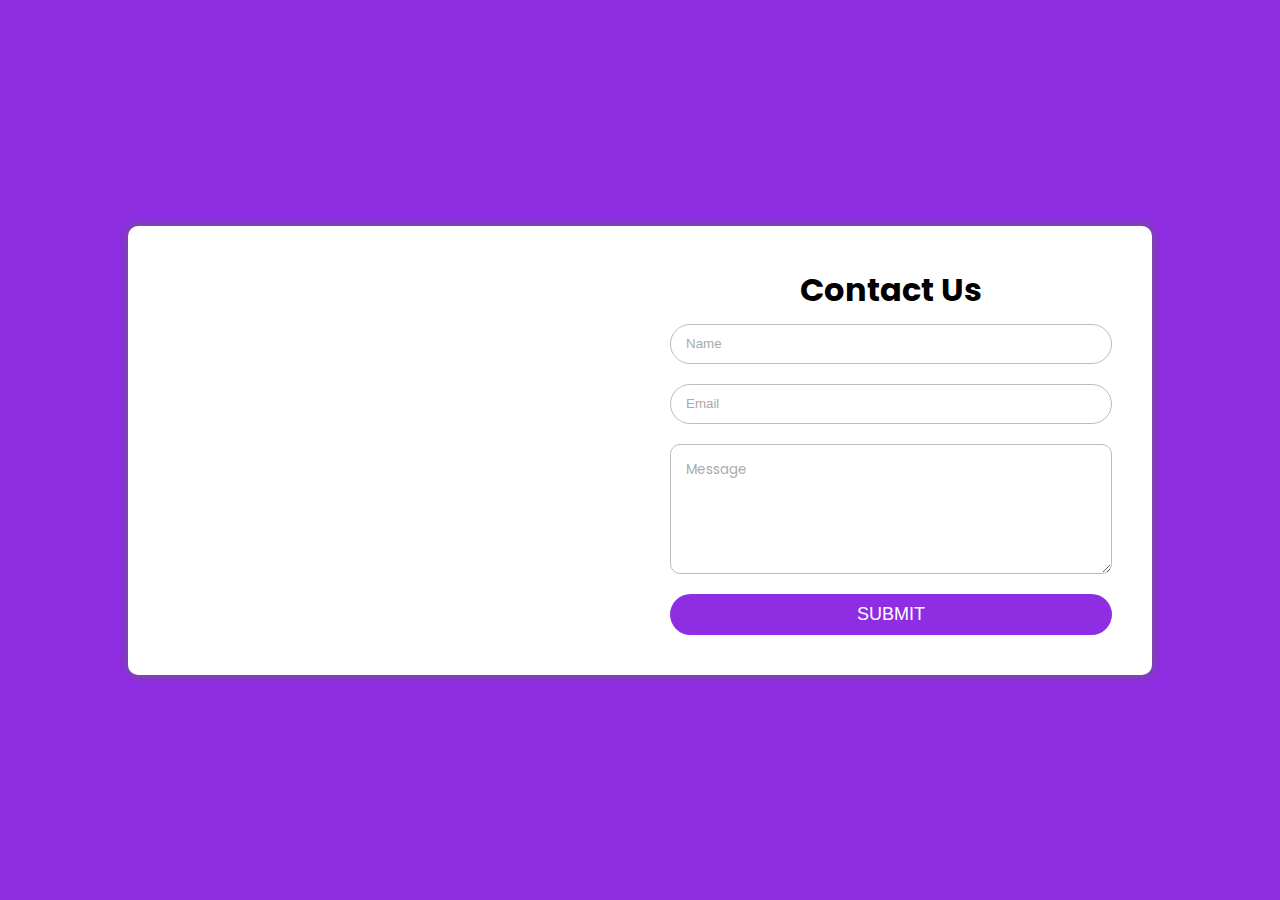
<file: ISOI UPDATE/reach.html>
<!DOCTYPE html PUBLIC "-//W3C//DTD XHTML 1.0 Transitional//EN" "http://www.w3.org/TR/xhtml1/DTD/xhtml1-transitional.dtd">
<html xmlns="http://www.w3.org/1999/xhtml">
	<head>
		<meta http-equiv="Content-Type" content="text/html; charset=utf-8" />
		<meta name="viewport" content="width=device-width, initial-scale=1, minimum-scale=1, maximum-scale=1, user-scalable=no">
		<title>CSS Responsive Contact Form With Google Map</title>
		<link href="style.css" rel="stylesheet" type="text/css" />
		<link href="https://fonts.googleapis.com/css2?family=Poppins:ital,wght@0,100;0,200;0,300;0,400;0,500;0,600;0,700;0,800;0,900;1,100;1,200;1,300;1,400;1,500;1,600;1,700;1,800;1,900&display=swap" rel="stylesheet">
	</head>
	<body>
		<div class="contact-in">
			<div class="contact-map">
				<iframe src="https://www.google.com/maps/embed?pb=!1m18!1m12!1m3!1d3888.001614710969!2d79.15722781417915!3d12.97174821838631!2m3!1f0!2f0!3f0!3m2!1i1024!2i768!4f13.1!3m3!1m2!1s0x3bad479f0ccbe067%3A0xfef222e5f36ecdeb!2sVellore%20Institute%20of%20Technology!5e0!3m2!1sen!2sin!4v1625733023642!5m2!1sen!2sin" width="100%" height="auto" frameborder="0" style="border:0;" allowfullscreen="" aria-hidden="false" tabindex="0"></iframe>
			</div>
			<div class="contact-form">
				<h1>Contact Us</h1>
				<form action="https://formspree.io/f/mrgraarr" method="POST">
					<input type="text" placeholder="Name" class="contact-form-txt" />
					<input type="text" placeholder="Email" class="contact-form-txt" />
					<textarea placeholder="Message" class="contact-form-textarea"></textarea>
					<input type="submit" name="Submit" class="contact-form-btn" />
				</form>
			</div>
		</div>
	</body>
</html>
</file>
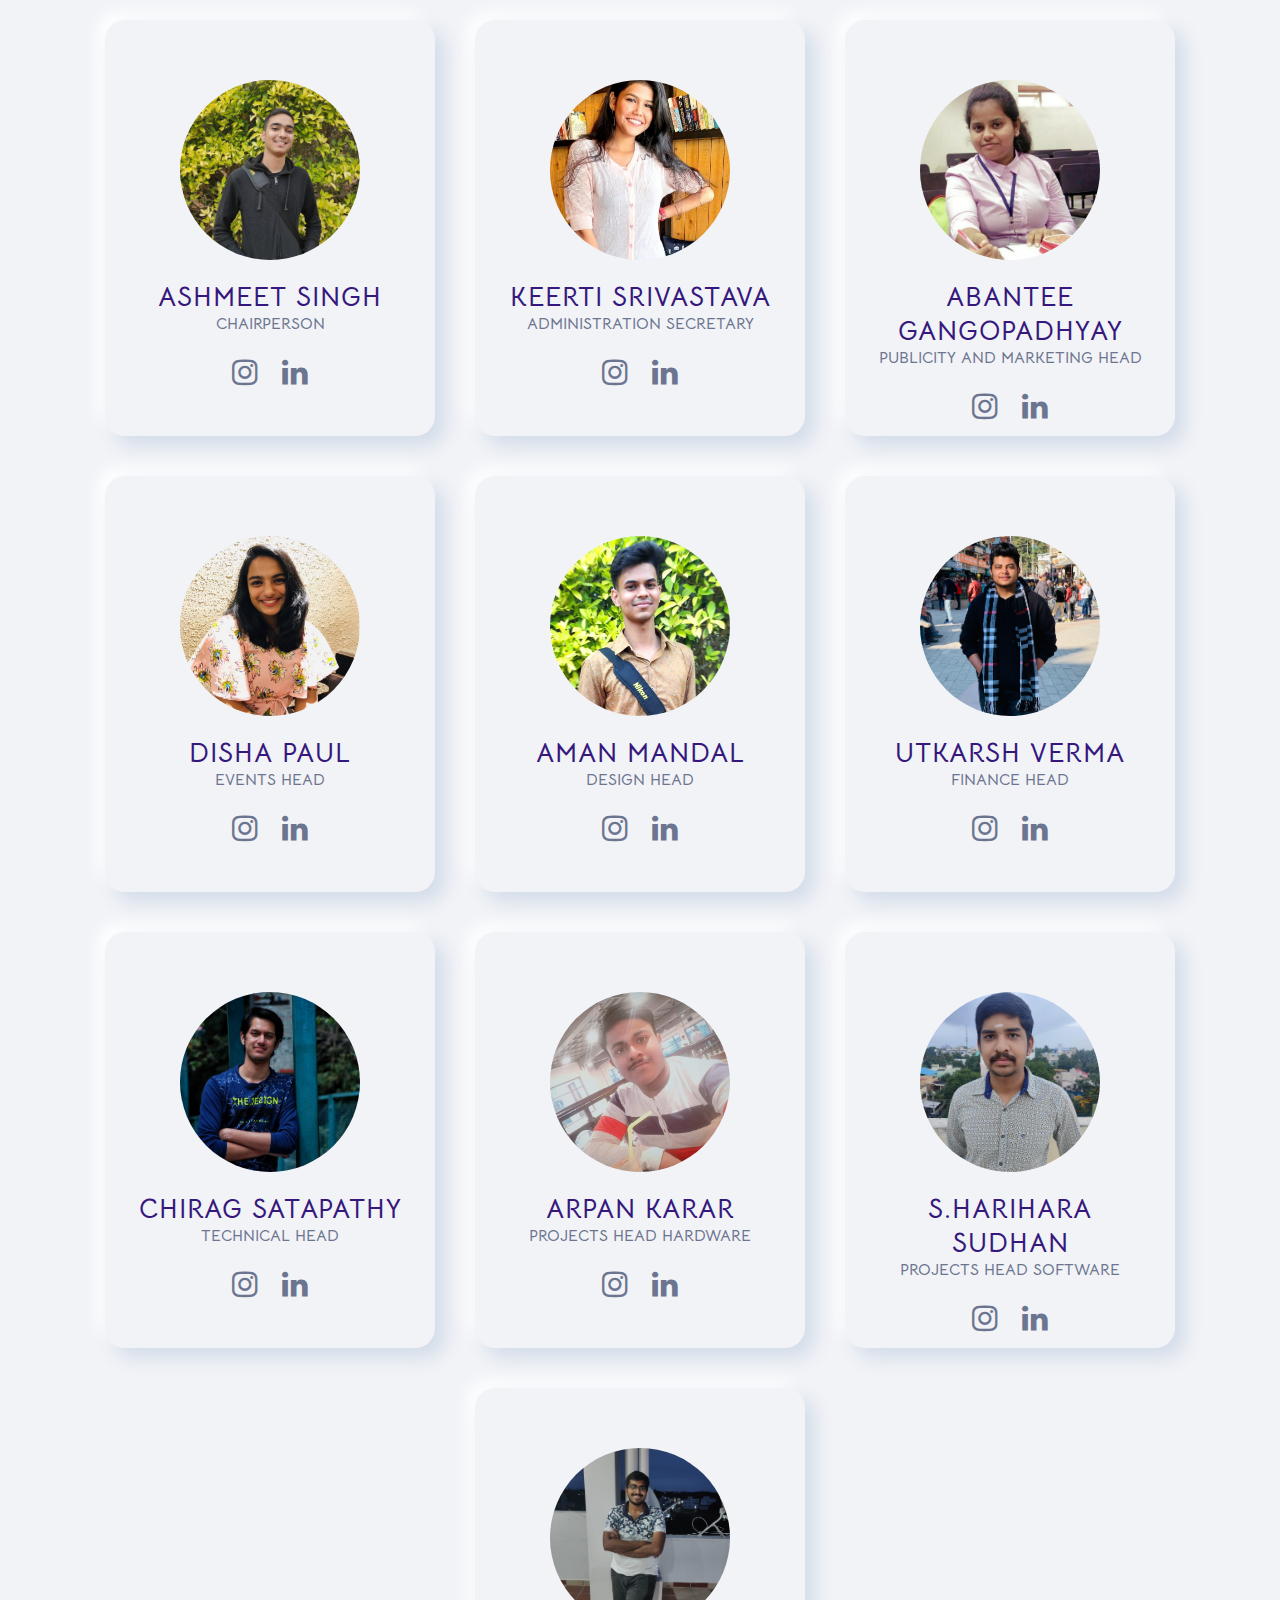
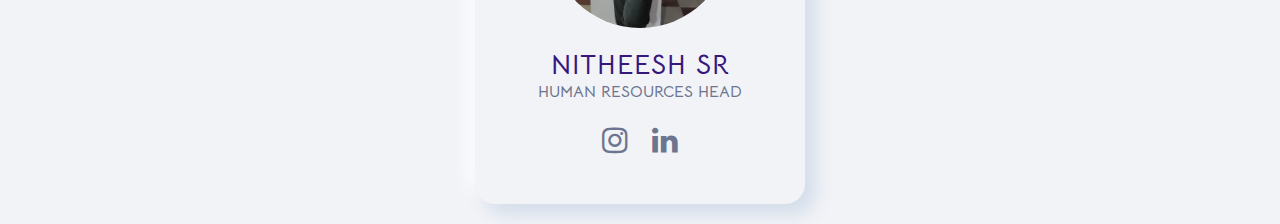
<file: ISOI UPDATE/team.html>
<!DOCTYPE html>
<html lang="en">
<head>
   <meta charset="UTF-8">
   <meta http-equiv="X-UA-Compatible" content="IE=edge">
   <meta name="viewport" content="width=device-width, initial-scale=1.0">
   <link rel="stylesheet" href="https://cdnjs.cloudflare.com/ajax/libs/font-awesome/4.7.0/css/font-awesome.css"/>
   <link rel="stylesheet" href="team.css">
   <title>Creative Our Team Section Using HTML & CSS | CSS Neumorphism</title>

   <!-- Created by S-Tech04 -->

</head>
<body>
    <div class="container">
        <div class="card">
            <div class="content">
                <div class="imgBx">
                    <img src="Images/41.jpg" alt="">
                </div>
                <div class="contentBx">
                    <h4>ASHMEET SINGH</h4>
                    <h5>CHAIRPERSON</h5>
                </div>
                <div class="sci">
                    <a href="https://www.instagram.com/_herren/"><i class="fa fa-instagram" aria-hidden="true"></i></a>
                    <a href="https://www.linkedin.com/in/ashmeet-singh-4072aa1a1/"><i class="fa fa-linkedin" aria-hidden="true"></i></a>
                </div>
            </div>
        </div>
        <div class="card">
            <div class="content">
                <div class="imgBx">
                    <img src="Images/37.png" alt="">
                </div>
                <div class="contentBx">
                    <h4>KEERTI SRIVASTAVA</h4>
                    <h5>ADMINISTRATION SECRETARY</h5>
                </div>
                <div class="sci">
                    <a href="https://www.instagram.com/_.keertii._/"><i class="fa fa-instagram" aria-hidden="true"></i></a>
                    <a href="https://www.linkedin.com/in/keerti-srivastava-0335ba1b5/"><i class="fa fa-linkedin" aria-hidden="true"></i></a>
                </div>
            </div>
        </div>
        <div class="card">
            <div class="content">
                <div class="imgBx">
                    <img src="Images/38.png" alt="">
                </div>
                <div class="contentBx">
                    <h4>ABANTEE GANGOPADHYAY</h4>
                    <h5 class="pn">PUBLICITY AND MARKETING HEAD</h5>
                </div>
                <div class="sci">
                    <a href="https://www.instagram.com/abantee1485/"><i class="fa fa-instagram" aria-hidden="true"></i></a>
                    <a href="https://www.linkedin.com/in/abantee-gangopadhyay-a4837a1b0/"><i class="fa fa-linkedin" aria-hidden="true"></i></a>
                </div>
            </div>
        </div>
        <div class="card">
            <div class="content">
                <div class="imgBx">
                    <img src="Images/39.png" alt="">
                </div>
                <div class="contentBx">
                    <h4>DISHA PAUL</h4>
                    <h5>EVENTS HEAD</h5>
                </div>
                <div class="sci">
                    <a href="https://www.instagram.com/_dishapaul_/"><i class="fa fa-instagram" aria-hidden="true"></i></a>
                    <a href="#"><i class="fa fa-linkedin" aria-hidden="true"></i></a>
                </div>
            </div>
        </div>
        <div class="card">
            <div class="content">
                <div class="imgBx">
                    <img src="Images/40.jpg" alt="">
                </div>
                <div class="contentBx">
                    <h4>AMAN MANDAL</h4>
                    <h5>DESIGN HEAD</h5>
                </div>
                <div class="sci">
                    <a href="https://www.instagram.com/am_man03/"><i class="fa fa-instagram" aria-hidden="true"></i></a>
                    <a href="https://www.linkedin.com/in/am03aman/"><i class="fa fa-linkedin" aria-hidden="true"></i></a>
                </div>
            </div>
        </div>
        <div class="card">
            <div class="content">
                <div class="imgBx">
                    <img src="Images/16.jpg" alt="">
                </div>
                <div class="contentBx">
                    <h4>UTKARSH VERMA</h4>
                    <h5>FINANCE HEAD</h5>
                </div>
                <div class="sci">
                    <a href="https://www.instagram.com/utkarsh3055/"><i class="fa fa-instagram" aria-hidden="true"></i></a>
                    <a href="#"><i class="fa fa-linkedin" aria-hidden="true"></i></a>
                </div>
            </div>
        </div>
        <div class="card">
            <div class="content">
                <div class="imgBx">
                    <img src="Images/46.jpeg" alt="">
                </div>
                <div class="contentBx">
                    <h4>CHIRAG SATAPATHY</h4>
                    <h5>TECHNICAL HEAD</h5>
                </div>
                <div class="sci">
                    <a href="https://www.instagram.com/chirag_emc/"><i class="fa fa-instagram" aria-hidden="true"></i></a>
                    <a href="https://www.linkedin.com/in/chirag-satapathy/"><i class="fa fa-linkedin" aria-hidden="true"></i></a>
                </div>
            </div>
        </div>
        <div class="card">
            <div class="content">
                <div class="imgBx">
                    <img src="Images/45.jpeg" alt="">
                </div>
                <div class="contentBx">
                    <h4>ARPAN KARAR</h4>
                    <h5>PROJECTS HEAD HARDWARE</h5>
                </div>
                <div class="sci">
                    <a href="https://www.instagram.com/arpan2405official/"><i class="fa fa-instagram" aria-hidden="true"></i></a>
                    <a href="https://www.linkedin.com/in/arpan-karar-7a1445190/"><i class="fa fa-linkedin" aria-hidden="true"></i></a>
                </div>
            </div>
        </div>
        <div class="card">
            <div class="content">
                <div class="imgBx">
                    <img src="Images/44.png" alt="">
                </div>
                <div class="contentBx">
                    <h4>S.HARIHARA SUDHAN</h4>
                    <h5>PROJECTS HEAD SOFTWARE</h5>
                </div>
                <div class="sci">
                    <a href="https://www.instagram.com/hari07.sudhan/"><i class="fa fa-instagram" aria-hidden="true"></i></a>
                    <a href="https://www.linkedin.com/in/s-harihara-sudhan-a75b551b1/"><i class="fa fa-linkedin" aria-hidden="true"></i></a>
                </div>
            </div>
        </div>
        <div class="card">
            <div class="content">
                <div class="imgBx">
                    <img src="Images/43.jpg" alt="">
                </div>
                <div class="contentBx">
                    <h4>NITHEESH SR</h4>
                    <h5>HUMAN RESOURCES HEAD</h5>
                </div>
                <div class="sci">
                    <a href="https://www.instagram.com/nitheesh7788/"><i class="fa fa-instagram" aria-hidden="true"></i></a>
                    <a href="#"><i class="fa fa-linkedin" aria-hidden="true"></i></a>
                </div>
            </div>
        </div>

    </div>
</body>
</html>
</file>
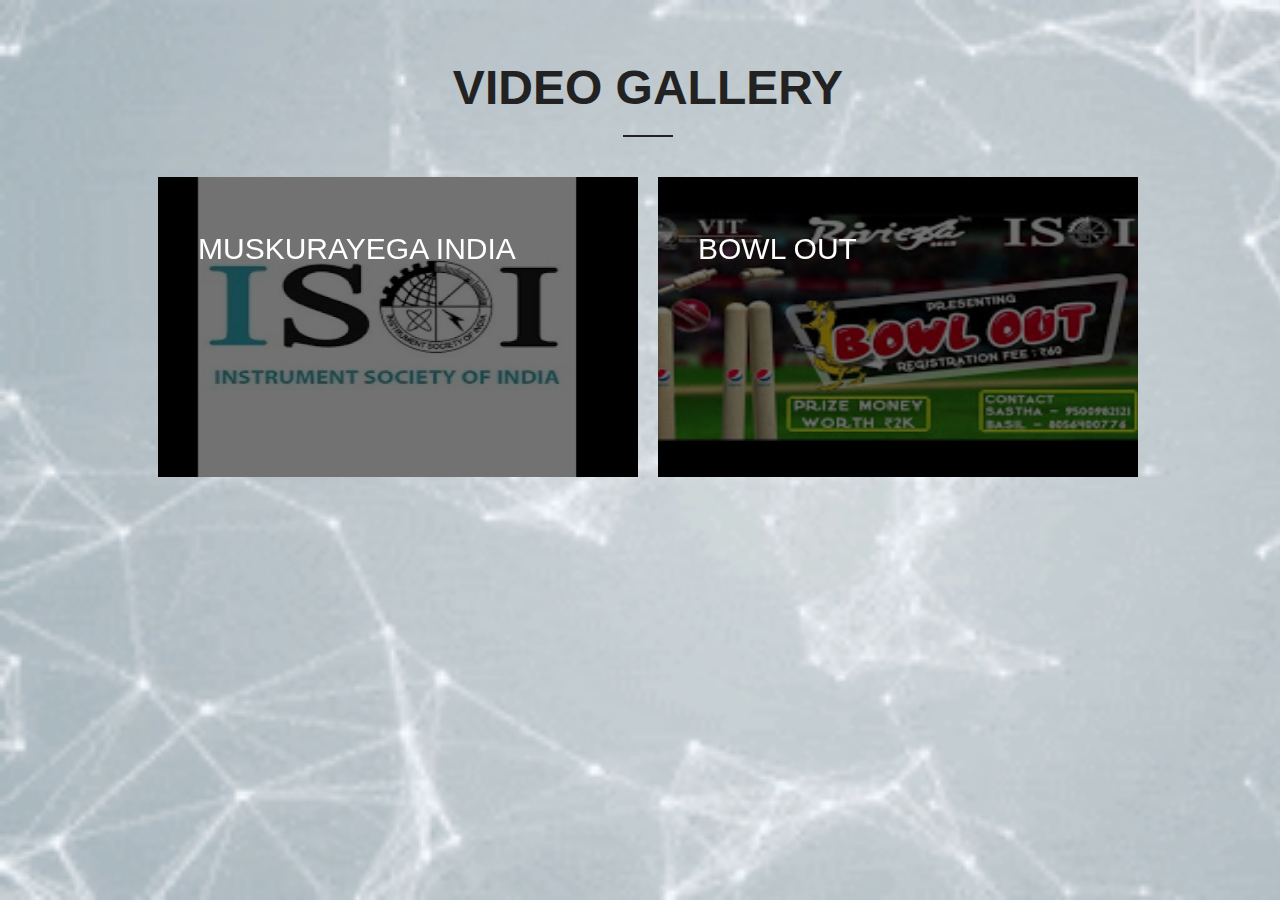
<file: ISOI UPDATE/video.html>
<!DOCTYPE html>
<html lang="en">
  <head>
    <meta charset="UTF-8" />
    <meta http-equiv="X-UA-Compatible" content="IE=edge" />
    <meta name="viewport" content="width=device-width, initial-scale=1.0" />
    <title>VIDEO GALLERY</title>
    <link rel="stylesheet" href="carousel.css" />
  </head>
  <body>
    <div class="content">
      <h1 class="section-header">Video Gallery</h1>
      <div class="section-header-underline"></div>
      <div class="video-gallery">
        <div class="gallery-item">
          <img src="Images/50.jpg" alt="North Cascades National Park" />
          <div class="gallery-item-caption">
            <div>
              <h2>Muskurayega India</h2>
              <p>Be Safe And Healthy</p>
            </div>
            <a href="https://www.youtube.com/embed/u9KBdv0qoxw"></a>
          </div>
        </div>

        <div class="gallery-item">
          <img src="Images/51.jpg" alt="Mt. Rainier" />
          <div class="gallery-item-caption">
            <div>
              <h2>Bowl Out</h2>
              <p>Riviera event</p>
            </div>
            <a
              href="https://drive.google.com/file/d/1Tm_uYSNCT7KRbllUmlSC3ByTqOpIRe9m/preview"
            ></a>
          </div>
        </div>
      </div>
    </div>
  </body>
</html>
</file>
<file: ISOI UPDATE/style.css>
*
{
	margin: 0;
	padding: 0;
	box-sizing: border-box;
}
body
{
	width: 100%;
	height: 100vh;
	display: grid;
	align-items: center;
	background: #8e2de2;
	font-family: 'Poppins', sans-serif;
}

.contact-in
{
	width: 80%;
	height: auto;
	margin: auto;
	display: flex;
	flex-wrap: wrap;
	padding: 10px;
	border-radius: 10px;
	background: #fff;
	box-shadow: 0px 0px 10px 0px #666;
}

.contact-map
{
	width: 100%;
	height: auto;
	flex: 50%;
}
.contact-map iframe
{
	width: 100%;
	height: 100%;
}
.contact-form
{
	width: 100%;
	height: auto;
	flex: 50%;
	padding: 30px;
	text-align: center;
}
.contact-form h1
{
	margin-bottom: 10px;
}

.contact-form-txt
{
	width: 100%;
	height: 40px;
	color: #000;
	border: 1px solid #bcbcbc;
	border-radius: 50px;
	outline: none;
	margin-bottom: 20px;
	padding: 15px;
}
.contact-form-txt::placeholder
{
	color: #aaa;
}
.contact-form-textarea
{
	width: 100%;
	height: 130px;
	color: #000;
	border: 1px solid #bcbcbc;
	border-radius: 10px;
	outline: none;
	margin-bottom: 20px;
	padding: 15px;
	font-family: 'Poppins', sans-serif;
}
.contact-form-textarea::placeholder
{
	color: #aaa;
}

.contact-form-btn
{
	width: 100%;
	border:none;
	outline: none;
	border-radius: 50px;
	background: #8e2de2;
	color: #fff;
	text-transform: uppercase;
	padding: 10px 0;
	cursor: pointer;
	font-size: 18px;
}
</file>
<file: ISOI UPDATE/team.css>
@import url('https://fonts.googleapis.com/css2?family=Bellota+Text:ital,wght@0,300;0,400;0,700;1,300;1,400;1,700&display=swap');
*
{
   margin: 0;
   padding: 0;
   box-sizing: border-box;
   font-family: 'Bellota Text', cursive;
}
h1{
  text-align: center;
  font-weight: bold;
  letter-spacing: 2px;
  color: orange;
  padding-bottom: 10px;

}
body
{
   display: flex;
   justify-content: center;
   align-items: center;
   min-height: 100vh;
   width: 100%;
   background: #f2f3f7;
}
.container
{
   display: flex;
   justify-content: center;
   align-items: center;
   flex-wrap: wrap;
}
.container .card
{
   width: 330px;
   height: 416px;
   padding: 60px 30px;
   margin: 20px;
   background: #f2f3f7;
   box-shadow: 0.6em 0.6em 1.2em #d2dce9,
               -0.5em -0.5em 1em #ffffff;
   border-radius: 20px;
}
.container .card .content
{
   display: flex;
   justify-content: center;
   align-items: center;
   flex-direction: column;
}
.container .card .content .imgBx
{
   width: 180px;
   height: 180px;
   border-radius: 50%;
   position: relative;
   margin-bottom: 20px;
   overflow: hidden;
}
.container .card .content .imgBx img
{
   position: absolute;
   top: 0;
   left: 0;
   width: 100%;
   height: 100%;
   object-fit: cover;
}
.container .card .content .contentBx h4
{
   color: #36187d;
   font-size: 1.7rem;
   font-weight: bold;
   text-align: center;
   letter-spacing: 1px;
}
.container .card .content .contentBx h5
{
   color: #6c758f;
   font-size: 1rem;
   font-weight: bold;
   text-align: center;
}
.container .card .content .sci
{
   margin-top: 20px;
}
.container .card .content .sci a
{
   text-decoration: none;
   color: #6c758f;
   font-size: 30px;
   margin: 10px;
   transition: color 0.4s;
}
.container .card .content .sci a:hover
{
   color: #0196e3;
}




/*   colors
         #f2f3f7
        #d2dce9
        #36187d
        #6c758f
        #0196e3
 */
</file>
<file: ISOI UPDATE/carousel.css>
body {
  font-family: "Overpass", sans-serif;
  background-image: url('./Images/4.gif');
  background-repeat: no-repeat;
  background-attachment: fixed;
  background-size: cover;
  height: 100%;
  width: 100%;
}

.section-header {
  text-align: center;
  margin: 60px auto 20px auto;

  font-size: 48px;
  font-weight: 700;
  text-transform: uppercase;
  color: #222;
}

.section-header-underline {
  border: 1px solid #222;
  width: 3rem;
  margin: 0 auto;
  margin-bottom: 30px;
}

.video-gallery {
  position: relative;
  margin: 0 auto;
  max-width: 1000px;
  text-align: center;
}

.video-gallery .gallery-item {
  position: relative;
  float: left;
  overflow: hidden;
  margin: 10px 1%;
  min-width: 320px;
  max-width: 580px;
  max-height: 360px;
  width: 48%;
  background: #000;
  cursor: pointer;
}

.video-gallery .gallery-item img {
  position: relative;
  display: block;
  opacity: 0.45;
  width: 105%;
  height: 300px;
  transition: opacity 0.35s, transform 0.35s;
  transform: translate3d(-23px, 0, 0);
  backface-visibility: hidden;
}

.video-gallery .gallery-item .gallery-item-caption {
  padding: 2em;
  color: #fff;
  text-transform: uppercase;
  font-size: 1.25em;
}

.video-gallery .gallery-item .gallery-item-caption,
.video-gallery .gallery-item .gallery-item-caption > a {
  position: absolute;
  top: 0;
  left: 0;
  width: 100%;
  height: 100%;
}

.video-gallery .gallery-item h2 {
  font-weight: 300;
  overflow: hidden;
  padding: 0.5em 0;
}

.video-gallery .gallery-item h2,
.video-gallery .gallery-item p {
  position: relative;
  margin: 0;
  z-index: 10;
}

.video-gallery .gallery-item p {
  letter-spacing: 1px;
  font-size: 68%;

  padding: 1em 0;
  opacity: 0;
  transition: opacity 0.35s, transform 0.35s;
  transform: translate3d(10%, 0, 0);
}

.video-gallery .gallery-item:hover img {
  opacity: 0.3;
  transform: translate3d(0, 0, 0);
}

.video-gallery .gallery-item .gallery-item-caption {
  text-align: left;
}

.video-gallery .gallery-item h2::after {
  content: "";
  position: absolute;
  bottom: 0;
  left: 0;
  width: 15%;
  height: 1px;
  background: #fff;

  transition: transform 0.3s;
  transform: translate3d(-100%, 0, 0);
}

.video-gallery .gallery-item:hover h2::after {
  transform: translate3d(0, 0, 0);
}

.video-gallery .gallery-item:hover p {
  opacity: 1;
  transform: translate3d(0, 0, 0);
}

@media screen and (max-width: 50em) {
  .video-gallery .gallery-item {
    display: inline-block;
    float: none;
    margin: 10px auto;
    width: 100%;
  }
}
</file>
